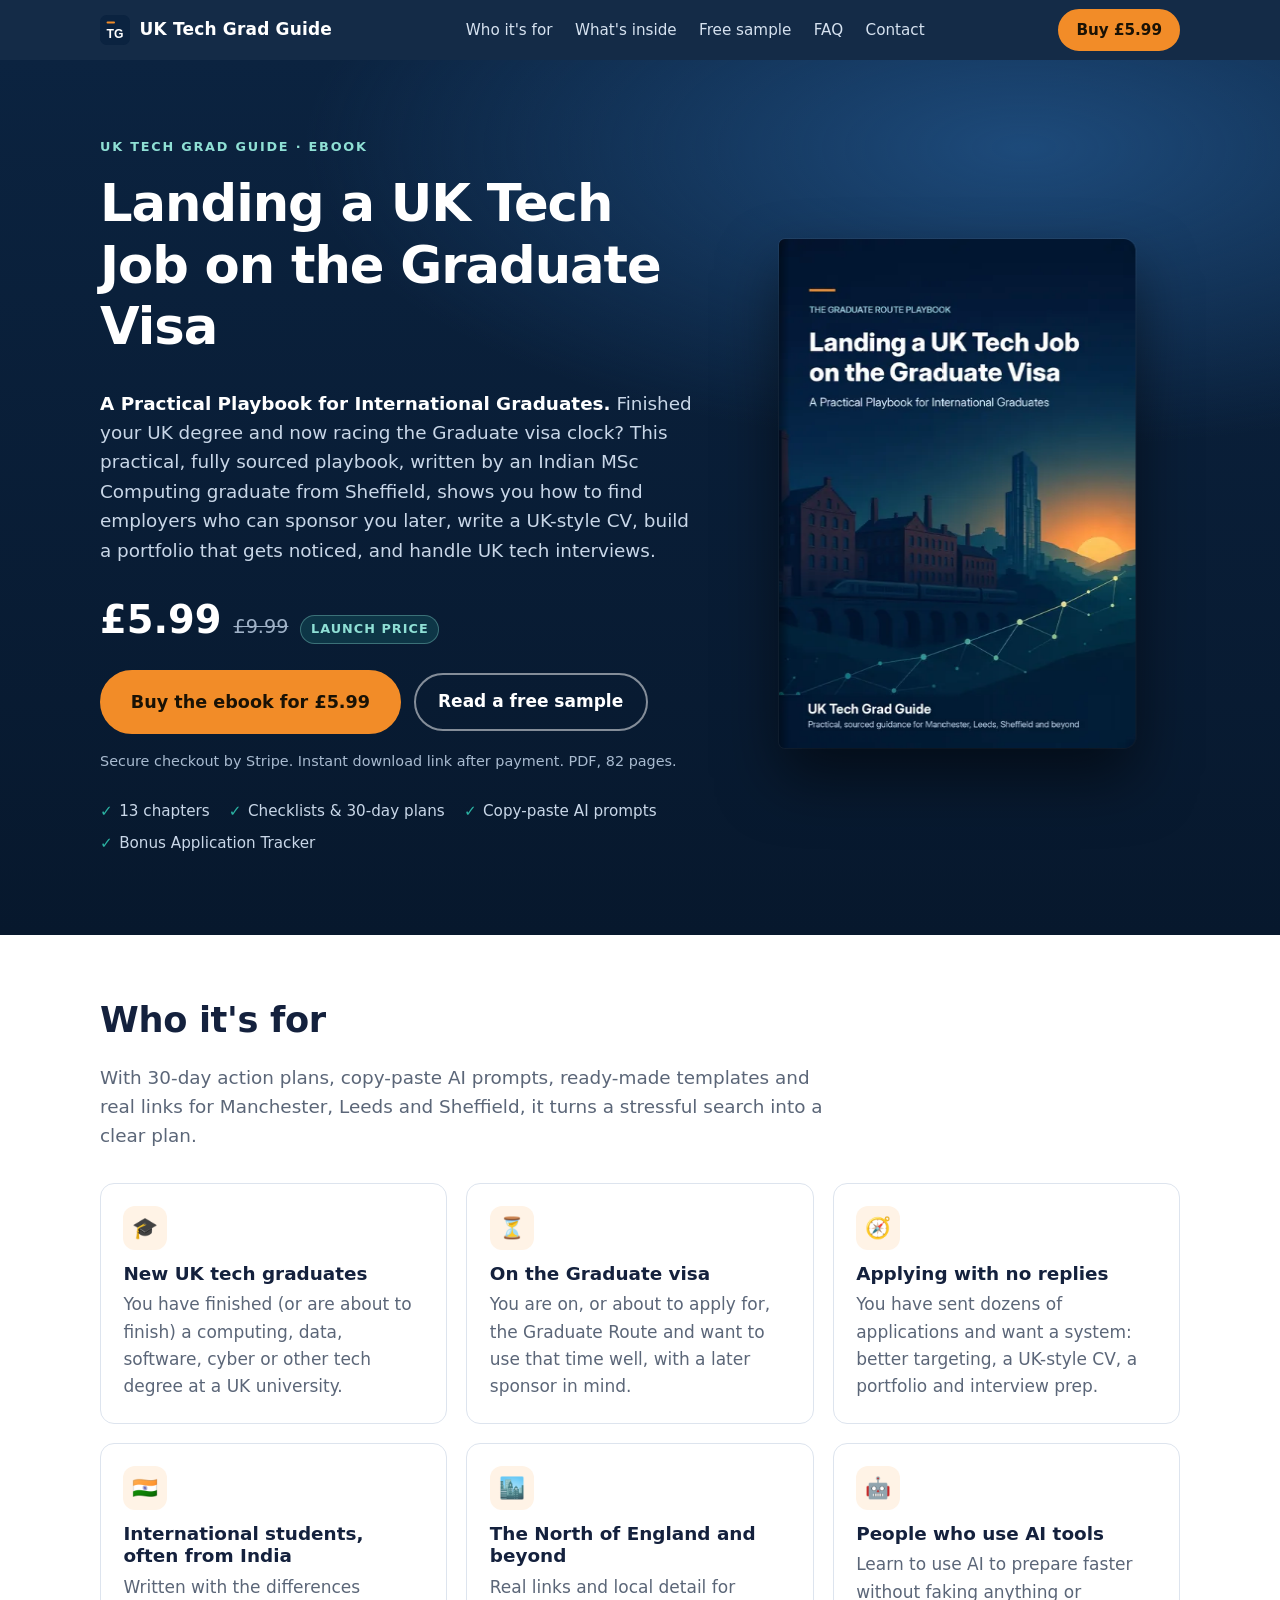
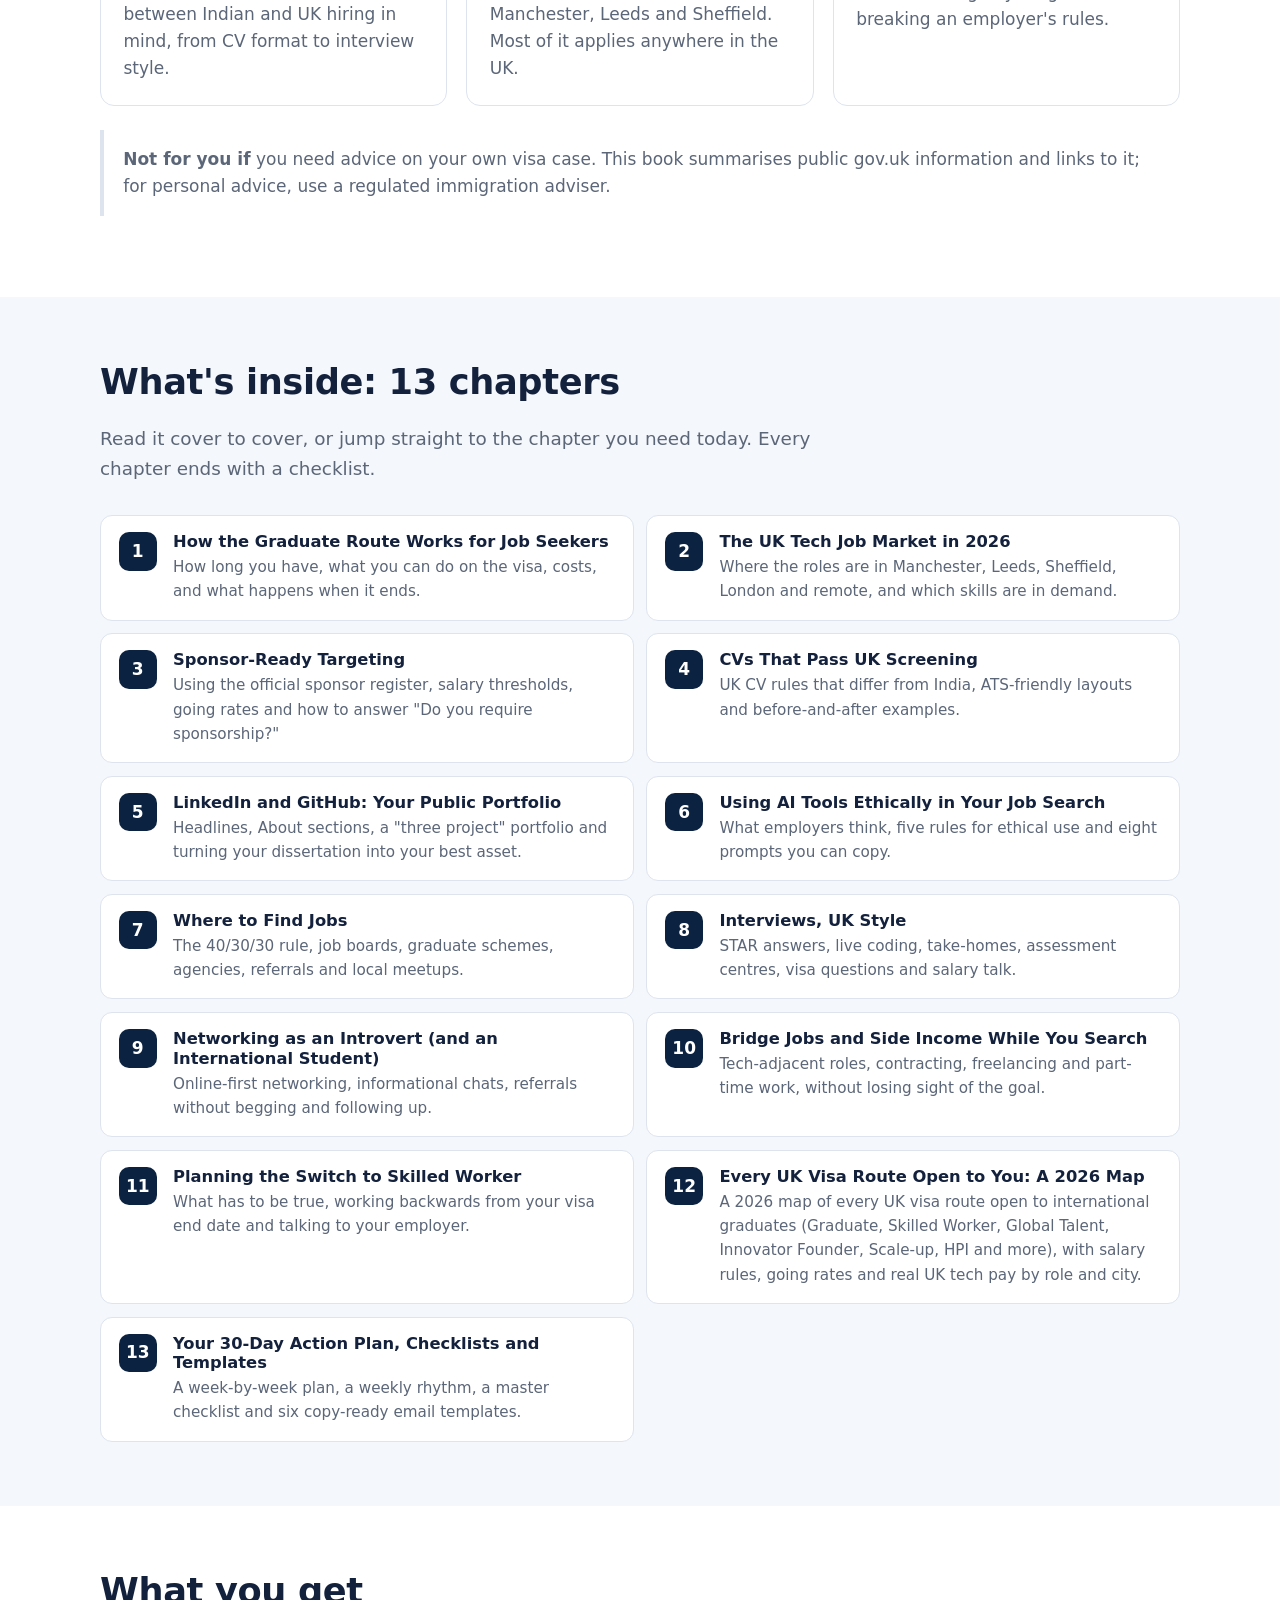
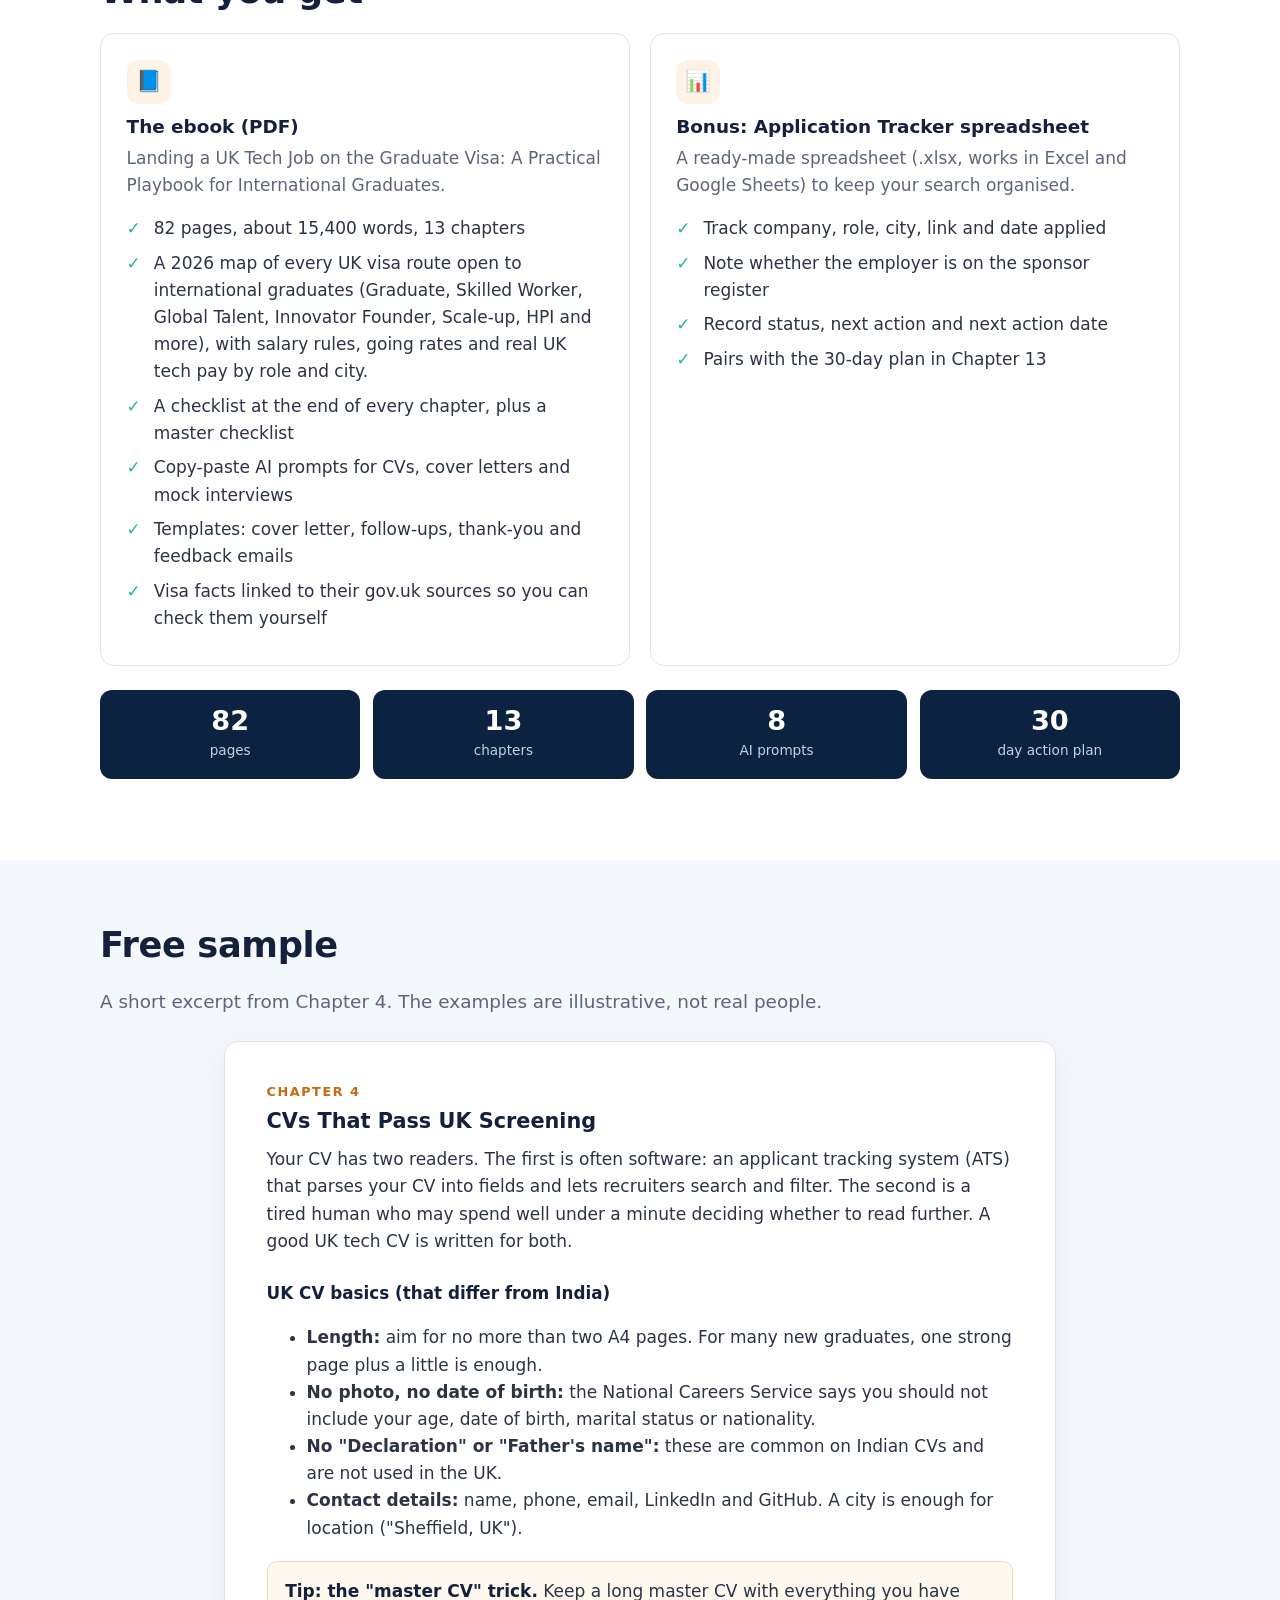
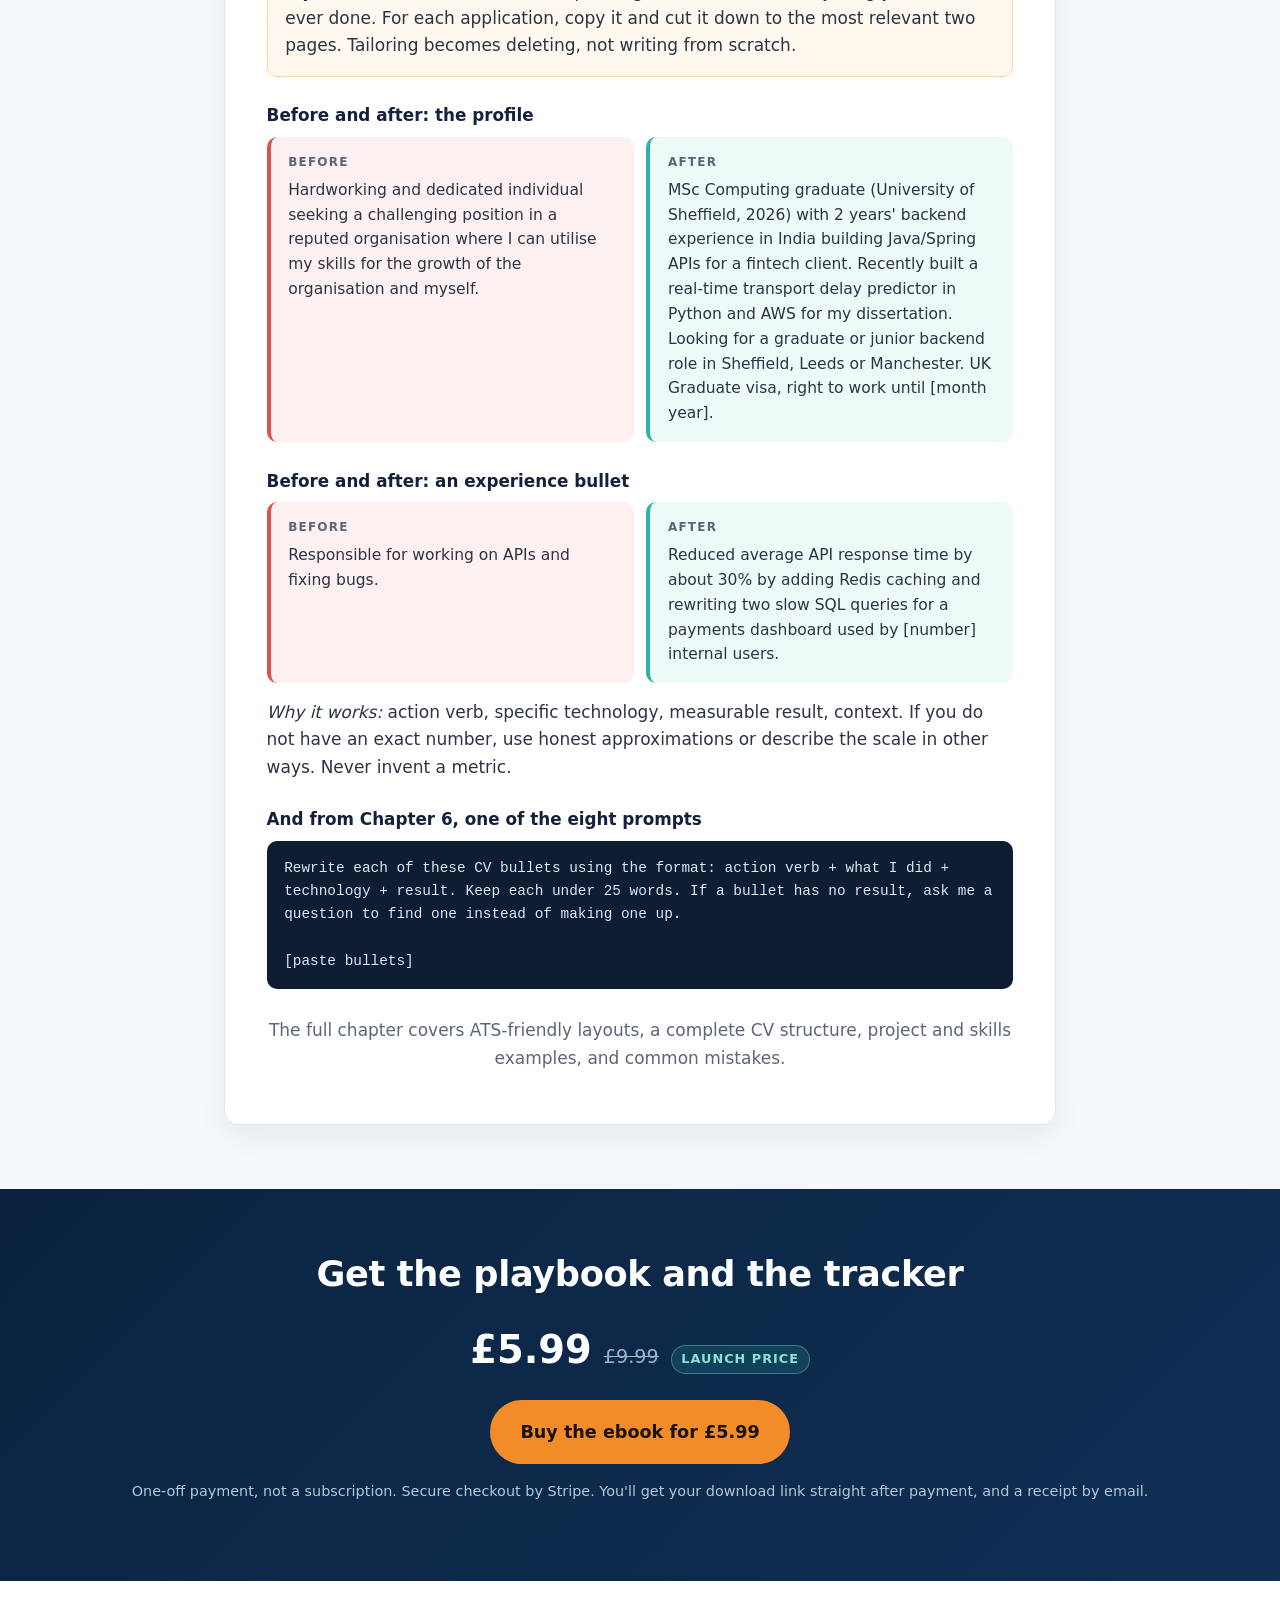
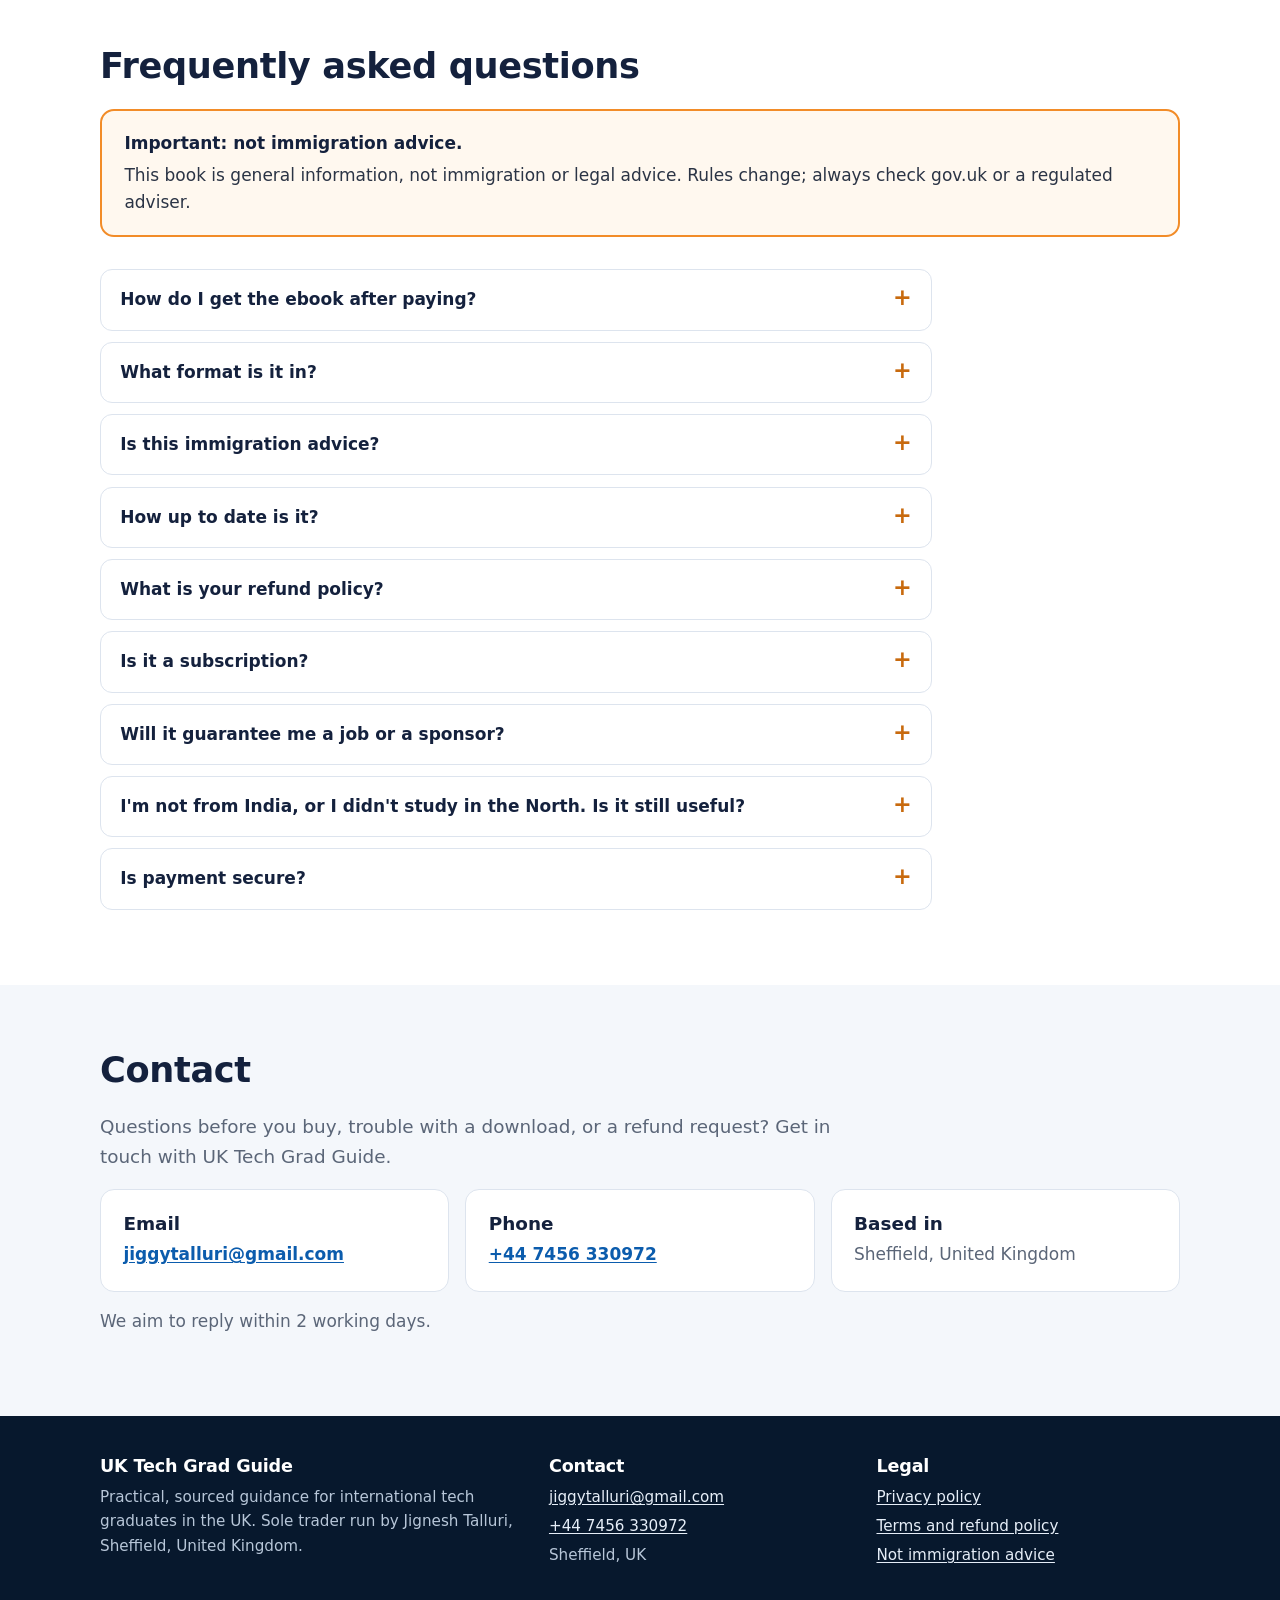
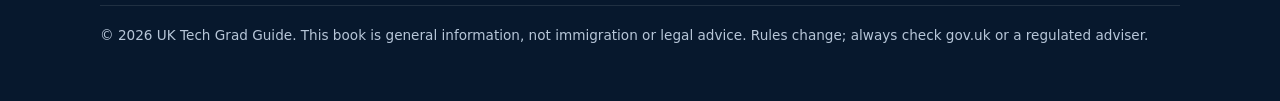
<file: index.html>
<!DOCTYPE html>
<html lang="en-GB">
<head>
<meta charset="utf-8">
<meta name="viewport" content="width=device-width, initial-scale=1">
<title>UK Tech Grad Guide: Graduate Visa Tech Job Ebook</title>
<meta name="description" content="UK Tech Grad Guide: a practical, fully sourced 82-page ebook for international graduates looking for a UK tech job on the Graduate visa. CVs, portfolios, sponsors, interviews and 30-day plans. £5.99 launch price.">
<meta name="theme-color" content="#0b2340">
<link rel="icon" href="assets/favicon.svg" type="image/svg+xml">
<link rel="stylesheet" href="assets/style.css">
<link rel="preload" as="image" href="assets/cover-800.webp" imagesrcset="assets/cover-480.webp 480w, assets/cover-800.webp 800w" imagesizes="(min-width: 900px) 360px, 70vw">
<meta property="og:type" content="product">
<meta property="og:site_name" content="UK Tech Grad Guide">
<meta property="og:title" content="Landing a UK Tech Job on the Graduate Visa | UK Tech Grad Guide">
<meta property="og:description" content="A practical, fully sourced playbook for international graduates on the UK Graduate visa. 82-page PDF + Application Tracker.">
<meta property="og:image" content="https://jiggytalluri-debug.github.io/uktechgradguide/assets/og-image.jpg">
<meta name="twitter:card" content="summary_large_image">
<script type="application/ld+json">
{"@context":"https://schema.org","@type":"Product","name":"Landing a UK Tech Job on the Graduate Visa: A Practical Playbook for International Graduates","description":"82-page PDF ebook with 13 chapters, checklists, AI prompts, templates and a bonus Application Tracker spreadsheet.","image":"assets/cover-800.jpg","brand":{"@type":"Brand","name":"UK Tech Grad Guide"},"offers":{"@type":"Offer","price":"5.99","priceCurrency":"GBP","availability":"https://schema.org/InStock","url":"https://buy.stripe.com/5kQ4gB0lZ8hfbin55F3wQ01","seller":{"@type":"Organization","name":"UK Tech Grad Guide"}}}
</script>
</head>
<body>
<a class="skip" href="#main">Skip to content</a>

<header class="site-header">
  <div class="wrap">
    <a class="brand" href="#top" aria-label="UK Tech Grad Guide, home">
      <img src="assets/favicon.svg" alt="" width="30" height="30">
      <span>UK Tech Grad Guide</span>
    </a>
    <nav class="nav" aria-label="Main">
      <a href="#who">Who it's for</a>
      <a href="#inside">What's inside</a>
      <a href="#sample">Free sample</a>
      <a href="#faq">FAQ</a>
      <a href="#contact">Contact</a>
    </nav>
    <a class="btn btn-sm" href="https://buy.stripe.com/5kQ4gB0lZ8hfbin55F3wQ01">Buy £5.99</a>
  </div>
</header>

<main id="main">
<section class="hero" id="top" aria-labelledby="hero-title">
  <div class="wrap hero-grid">
    <div>
      <span class="eyebrow">UK Tech Grad Guide · Ebook</span>
      <h1 id="hero-title">Landing a UK Tech Job on the Graduate Visa</h1>
      <p class="sub"><span class="brandline">A Practical Playbook for International Graduates.</span> Finished your UK degree and now racing the Graduate visa clock? This practical, fully sourced playbook, written by an Indian MSc Computing graduate from Sheffield, shows you how to find employers who can sponsor you later, write a UK-style CV, build a portfolio that gets noticed, and handle UK tech interviews.</p>
      <div class="price">
        <span class="visually-hidden">Launch price £5.99, usual price £9.99.</span>
        <span class="now" aria-hidden="true">£5.99</span>
        <s class="was" aria-hidden="true">£9.99</s>
        <span class="tag" aria-hidden="true">Launch price</span>
      </div>
      <div class="cta-row">
        <a class="btn btn-lg" href="https://buy.stripe.com/5kQ4gB0lZ8hfbin55F3wQ01">Buy the ebook for £5.99</a>
        <a class="btn btn-ghost" href="#sample">Read a free sample</a>
      </div>
      <p class="fine">Secure checkout by Stripe. Instant download link after payment. PDF, 82 pages.</p>
      <ul class="hero-facts">
        <li>13 chapters</li>
        <li>Checklists &amp; 30-day plans</li>
        <li>Copy-paste AI prompts</li>
        <li>Bonus Application Tracker</li>
      </ul>
    </div>
    <div class="cover">
      <picture>
        <source type="image/webp" srcset="assets/cover-480.webp 480w, assets/cover-800.webp 800w" sizes="(min-width: 900px) 360px, 70vw">
        <img src="assets/cover-800.jpg" srcset="assets/cover-480.jpg 480w, assets/cover-800.jpg 800w" sizes="(min-width: 900px) 360px, 70vw" width="800" height="1131" alt="Ebook cover: Landing a UK Tech Job on the Graduate Visa, A Practical Playbook for International Graduates, by UK Tech Grad Guide. Illustration of northern English mill buildings, a train on a viaduct and a modern tower at sunset." fetchpriority="high">
      </picture>
    </div>
  </div>
</section>

<section id="who" aria-labelledby="who-title">
  <div class="wrap">
    <h2 id="who-title">Who it's for</h2>
    <p class="lead">With 30-day action plans, copy-paste AI prompts, ready-made templates and real links for Manchester, Leeds and Sheffield, it turns a stressful search into a clear plan.</p>
    <div class="grid grid-3 mt-2">
      <div class="card"><div class="icon" aria-hidden="true">🎓</div><h3>New UK tech graduates</h3><p>You have finished (or are about to finish) a computing, data, software, cyber or other tech degree at a UK university.</p></div>
      <div class="card"><div class="icon" aria-hidden="true">⏳</div><h3>On the Graduate visa</h3><p>You are on, or about to apply for, the Graduate Route and want to use that time well, with a later sponsor in mind.</p></div>
      <div class="card"><div class="icon" aria-hidden="true">🧭</div><h3>Applying with no replies</h3><p>You have sent dozens of applications and want a system: better targeting, a UK-style CV, a portfolio and interview prep.</p></div>
      <div class="card"><div class="icon" aria-hidden="true">🇮🇳</div><h3>International students, often from India</h3><p>Written with the differences between Indian and UK hiring in mind, from CV format to interview style.</p></div>
      <div class="card"><div class="icon" aria-hidden="true">🏙️</div><h3>The North of England and beyond</h3><p>Real links and local detail for Manchester, Leeds and Sheffield. Most of it applies anywhere in the UK.</p></div>
      <div class="card"><div class="icon" aria-hidden="true">🤖</div><h3>People who use AI tools</h3><p>Learn to use AI to prepare faster without faking anything or breaking an employer's rules.</p></div>
    </div>
    <p class="notfor"><strong>Not for you if</strong> you need advice on your own visa case. This book summarises public gov.uk information and links to it; for personal advice, use a regulated immigration adviser.</p>
  </div>
</section>

<section id="inside" class="section-soft" aria-labelledby="inside-title">
  <div class="wrap">
    <h2 id="inside-title">What's inside: 13 chapters</h2>
    <p class="lead">Read it cover to cover, or jump straight to the chapter you need today. Every chapter ends with a checklist.</p>
    <ol class="chapters">
      <li><span class="num" aria-hidden="true">1</span><div><h3>How the Graduate Route Works for Job Seekers</h3><p>How long you have, what you can do on the visa, costs, and what happens when it ends.</p></div></li>
      <li><span class="num" aria-hidden="true">2</span><div><h3>The UK Tech Job Market in 2026</h3><p>Where the roles are in Manchester, Leeds, Sheffield, London and remote, and which skills are in demand.</p></div></li>
      <li><span class="num" aria-hidden="true">3</span><div><h3>Sponsor-Ready Targeting</h3><p>Using the official sponsor register, salary thresholds, going rates and how to answer "Do you require sponsorship?"</p></div></li>
      <li><span class="num" aria-hidden="true">4</span><div><h3>CVs That Pass UK Screening</h3><p>UK CV rules that differ from India, ATS-friendly layouts and before-and-after examples.</p></div></li>
      <li><span class="num" aria-hidden="true">5</span><div><h3>LinkedIn and GitHub: Your Public Portfolio</h3><p>Headlines, About sections, a "three project" portfolio and turning your dissertation into your best asset.</p></div></li>
      <li><span class="num" aria-hidden="true">6</span><div><h3>Using AI Tools Ethically in Your Job Search</h3><p>What employers think, five rules for ethical use and eight prompts you can copy.</p></div></li>
      <li><span class="num" aria-hidden="true">7</span><div><h3>Where to Find Jobs</h3><p>The 40/30/30 rule, job boards, graduate schemes, agencies, referrals and local meetups.</p></div></li>
      <li><span class="num" aria-hidden="true">8</span><div><h3>Interviews, UK Style</h3><p>STAR answers, live coding, take-homes, assessment centres, visa questions and salary talk.</p></div></li>
      <li><span class="num" aria-hidden="true">9</span><div><h3>Networking as an Introvert (and an International Student)</h3><p>Online-first networking, informational chats, referrals without begging and following up.</p></div></li>
      <li><span class="num" aria-hidden="true">10</span><div><h3>Bridge Jobs and Side Income While You Search</h3><p>Tech-adjacent roles, contracting, freelancing and part-time work, without losing sight of the goal.</p></div></li>
      <li><span class="num" aria-hidden="true">11</span><div><h3>Planning the Switch to Skilled Worker</h3><p>What has to be true, working backwards from your visa end date and talking to your employer.</p></div></li>
      <li><span class="num" aria-hidden="true">12</span><div><h3>Every UK Visa Route Open to You: A 2026 Map</h3><p>A 2026 map of every UK visa route open to international graduates (Graduate, Skilled Worker, Global Talent, Innovator Founder, Scale-up, HPI and more), with salary rules, going rates and real UK tech pay by role and city.</p></div></li>
      <li><span class="num" aria-hidden="true">13</span><div><h3>Your 30-Day Action Plan, Checklists and Templates</h3><p>A week-by-week plan, a weekly rhythm, a master checklist and six copy-ready email templates.</p></div></li>
    </ol>
  </div>
</section>

<section id="get" aria-labelledby="get-title">
  <div class="wrap">
    <h2 id="get-title">What you get</h2>
    <div class="get">
      <div class="card">
        <div class="icon" aria-hidden="true">📘</div>
        <h3>The ebook (PDF)</h3>
        <p>Landing a UK Tech Job on the Graduate Visa: A Practical Playbook for International Graduates.</p>
        <ul class="checks">
          <li>82 pages, about 15,400 words, 13 chapters</li>
          <li>A 2026 map of every UK visa route open to international graduates (Graduate, Skilled Worker, Global Talent, Innovator Founder, Scale-up, HPI and more), with salary rules, going rates and real UK tech pay by role and city.</li>
          <li>A checklist at the end of every chapter, plus a master checklist</li>
          <li>Copy-paste AI prompts for CVs, cover letters and mock interviews</li>
          <li>Templates: cover letter, follow-ups, thank-you and feedback emails</li>
          <li>Visa facts linked to their gov.uk sources so you can check them yourself</li>
        </ul>
      </div>
      <div class="card">
        <div class="icon" aria-hidden="true">📊</div>
        <h3>Bonus: Application Tracker spreadsheet</h3>
        <p>A ready-made spreadsheet (.xlsx, works in Excel and Google Sheets) to keep your search organised.</p>
        <ul class="checks">
          <li>Track company, role, city, link and date applied</li>
          <li>Note whether the employer is on the sponsor register</li>
          <li>Record status, next action and next action date</li>
          <li>Pairs with the 30-day plan in Chapter 13</li>
        </ul>
      </div>
    </div>
    <ul class="stats">
      <li class="stat"><b>82</b><span>pages</span></li>
      <li class="stat"><b>13</b><span>chapters</span></li>
      <li class="stat"><b>8</b><span>AI prompts</span></li>
      <li class="stat"><b>30</b><span>day action plan</span></li>
    </ul>
  </div>
</section>

<section id="sample" class="section-soft" aria-labelledby="sample-title">
  <div class="wrap">
    <h2 id="sample-title">Free sample</h2>
    <p class="lead">A short excerpt from Chapter 4. The examples are illustrative, not real people.</p>
    <article class="sample">
      <span class="chap">Chapter 4</span>
      <h3>CVs That Pass UK Screening</h3>
      <p>Your CV has two readers. The first is often software: an applicant tracking system (ATS) that parses your CV into fields and lets recruiters search and filter. The second is a tired human who may spend well under a minute deciding whether to read further. A good UK tech CV is written for both.</p>
      <h4>UK CV basics (that differ from India)</h4>
      <ul>
        <li><strong>Length:</strong> aim for no more than two A4 pages. For many new graduates, one strong page plus a little is enough.</li>
        <li><strong>No photo, no date of birth:</strong> the National Careers Service says you should not include your age, date of birth, marital status or nationality.</li>
        <li><strong>No "Declaration" or "Father's name":</strong> these are common on Indian CVs and are not used in the UK.</li>
        <li><strong>Contact details:</strong> name, phone, email, LinkedIn and GitHub. A city is enough for location ("Sheffield, UK").</li>
      </ul>
      <div class="callout"><strong>Tip: the "master CV" trick.</strong> Keep a long master CV with everything you have ever done. For each application, copy it and cut it down to the most relevant two pages. Tailoring becomes deleting, not writing from scratch.</div>
      <h4>Before and after: the profile</h4>
      <div class="ba">
        <blockquote class="before"><span class="lbl">Before</span>Hardworking and dedicated individual seeking a challenging position in a reputed organisation where I can utilise my skills for the growth of the organisation and myself.</blockquote>
        <blockquote class="after"><span class="lbl">After</span>MSc Computing graduate (University of Sheffield, 2026) with 2 years' backend experience in India building Java/Spring APIs for a fintech client. Recently built a real-time transport delay predictor in Python and AWS for my dissertation. Looking for a graduate or junior backend role in Sheffield, Leeds or Manchester. UK Graduate visa, right to work until [month year].</blockquote>
      </div>
      <h4>Before and after: an experience bullet</h4>
      <div class="ba">
        <blockquote class="before"><span class="lbl">Before</span>Responsible for working on APIs and fixing bugs.</blockquote>
        <blockquote class="after"><span class="lbl">After</span>Reduced average API response time by about 30% by adding Redis caching and rewriting two slow SQL queries for a payments dashboard used by [number] internal users.</blockquote>
      </div>
      <p class="mt-1"><em>Why it works:</em> action verb, specific technology, measurable result, context. If you do not have an exact number, use honest approximations or describe the scale in other ways. Never invent a metric.</p>
      <h4>And from Chapter 6, one of the eight prompts</h4>
      <div class="prompt">Rewrite each of these CV bullets using the format: action verb + what I did + technology + result. Keep each under 25 words. If a bullet has no result, ask me a question to find one instead of making one up.

[paste bullets]</div>
      <p class="sample-end">The full chapter covers ATS-friendly layouts, a complete CV structure, project and skills examples, and common mistakes.</p>
    </article>
  </div>
</section>

<section class="buy-band" aria-labelledby="buy-title">
  <div class="wrap">
    <h2 id="buy-title">Get the playbook and the tracker</h2>
    <div class="price">
        <span class="visually-hidden">Launch price £5.99, usual price £9.99.</span>
      <span class="now" aria-hidden="true">£5.99</span>
      <s class="was" aria-hidden="true">£9.99</s>
      <span class="tag" aria-hidden="true">Launch price</span>
    </div>
    <a class="btn btn-lg" href="https://buy.stripe.com/5kQ4gB0lZ8hfbin55F3wQ01">Buy the ebook for £5.99</a>
    <p class="fine">One-off payment, not a subscription. Secure checkout by Stripe. You'll get your download link straight after payment, and a receipt by email.</p>
  </div>
</section>

<section id="faq" aria-labelledby="faq-title">
  <div class="wrap">
    <h2 id="faq-title">Frequently asked questions</h2>
    <div class="disclaimer">
      <strong>Important: not immigration advice.</strong>
      <p>This book is general information, not immigration or legal advice. Rules change; always check gov.uk or a regulated adviser.</p>
    </div>
    <div class="faq">
      <details>
        <summary>How do I get the ebook after paying?</summary>
        <div class="ans"><p>Straight after payment you're taken to a thank-you page with your download link for the PDF and the Application Tracker. Stripe also emails you a receipt. Save the files once downloaded. If you lose the link or anything goes wrong, email us with your receipt and we'll send it again.</p></div>
      </details>
      <details>
        <summary>What format is it in?</summary>
        <div class="ans"><p>The ebook is an 82-page PDF that works on phones, tablets, laptops and e-readers that open PDFs. The bonus tracker is an .xlsx spreadsheet that opens in Excel, Google Sheets, Numbers or LibreOffice.</p></div>
      </details>
      <details>
        <summary>Is this immigration advice?</summary>
        <div class="ans"><p>No. This book is general information, not immigration or legal advice. Rules change; always check gov.uk or a regulated adviser. In the UK only regulated advisers can advise on your individual case; you can find one at <a href="https://www.gov.uk/find-an-immigration-adviser">gov.uk/find-an-immigration-adviser</a>.</p></div>
      </details>
      <details>
        <summary>How up to date is it?</summary>
        <div class="ans"><p>Visa figures such as salary thresholds, fees and visa lengths were checked against gov.uk in October 2026, and each one links to its source. Rules can change at short notice, so always check the linked page before you act.</p></div>
      </details>
      <details>
        <summary>What is your refund policy?</summary>
        <div class="ans"><p>If the file is faulty, won't open or isn't as described, we'll fix it or give you a full refund. We also offer a 14-day money-back guarantee: if you're not happy, email us within 14 days of purchase and we'll refund you in full. Full details are in our <a href="terms.html#refunds">Terms and refund policy</a>.</p></div>
      </details>
      <details>
        <summary>Is it a subscription?</summary>
        <div class="ans"><p>No. It's a single one-off payment. There are no recurring charges.</p></div>
      </details>
      <details>
        <summary>Will it guarantee me a job or a sponsor?</summary>
        <div class="ans"><p>No book can do that. It gives you a clear, sourced plan and tools to make your search more effective; the results depend on your skills, the market and the effort you put in.</p></div>
      </details>
      <details>
        <summary>I'm not from India, or I didn't study in the North. Is it still useful?</summary>
        <div class="ans"><p>Yes. Most of the book applies to any international tech graduate in the UK. The local links focus on Manchester, Leeds and Sheffield, but the method works anywhere.</p></div>
      </details>
      <details>
        <summary>Is payment secure?</summary>
        <div class="ans"><p>Payments are processed by Stripe. We never see or store your card details. You can pay by card and, where available, Apple Pay or Google Pay.</p></div>
      </details>
    </div>
  </div>
</section>

<section id="contact" class="section-soft" aria-labelledby="contact-title">
  <div class="wrap">
    <h2 id="contact-title">Contact</h2>
    <p class="lead">Questions before you buy, trouble with a download, or a refund request? Get in touch with UK Tech Grad Guide.</p>
    <div class="contact-grid">
      <div class="card"><h3>Email</h3><p><a href="mailto:jiggytalluri@gmail.com">jiggytalluri@gmail.com</a></p></div>
      <div class="card"><h3>Phone</h3><p><a href="tel:+447456330972">+44&nbsp;7456&nbsp;330972</a></p></div>
      <div class="card"><h3>Based in</h3><p>Sheffield, United Kingdom</p></div>
    </div>
    <p class="mt-1 muted">We aim to reply within 2 working days.</p>
  </div>
</section>
</main>

<footer class="site-footer">
  <div class="wrap">
    <div class="foot-grid">
      <div>
        <h2>UK Tech Grad Guide</h2>
        <p>Practical, sourced guidance for international tech graduates in the UK. Sole trader run by Jignesh Talluri, Sheffield, United Kingdom.</p>
      </div>
      <div>
        <h2>Contact</h2>
        <ul>
          <li><a href="mailto:jiggytalluri@gmail.com">jiggytalluri@gmail.com</a></li>
          <li><a href="tel:+447456330972">+44&nbsp;7456&nbsp;330972</a></li>
          <li>Sheffield, UK</li>
        </ul>
      </div>
      <div>
        <h2>Legal</h2>
        <ul>
          <li><a href="privacy.html">Privacy policy</a></li>
          <li><a href="terms.html">Terms and refund policy</a></li>
          <li><a href="#faq">Not immigration advice</a></li>
        </ul>
      </div>
    </div>
    <p class="copyright">© <span id="yr">2026</span> UK Tech Grad Guide. This book is general information, not immigration or legal advice. Rules change; always check gov.uk or a regulated adviser.</p>
  </div>
</footer>

<div class="mobile-buy" id="mobileBuy" aria-hidden="true">
  <span class="p">£5.99<s>£9.99</s></span>
  <a class="btn btn-sm" href="https://buy.stripe.com/5kQ4gB0lZ8hfbin55F3wQ01" tabindex="-1">Buy the ebook</a>
</div>

<script src="assets/site.js" defer></script>
</body>
</html>
</file>
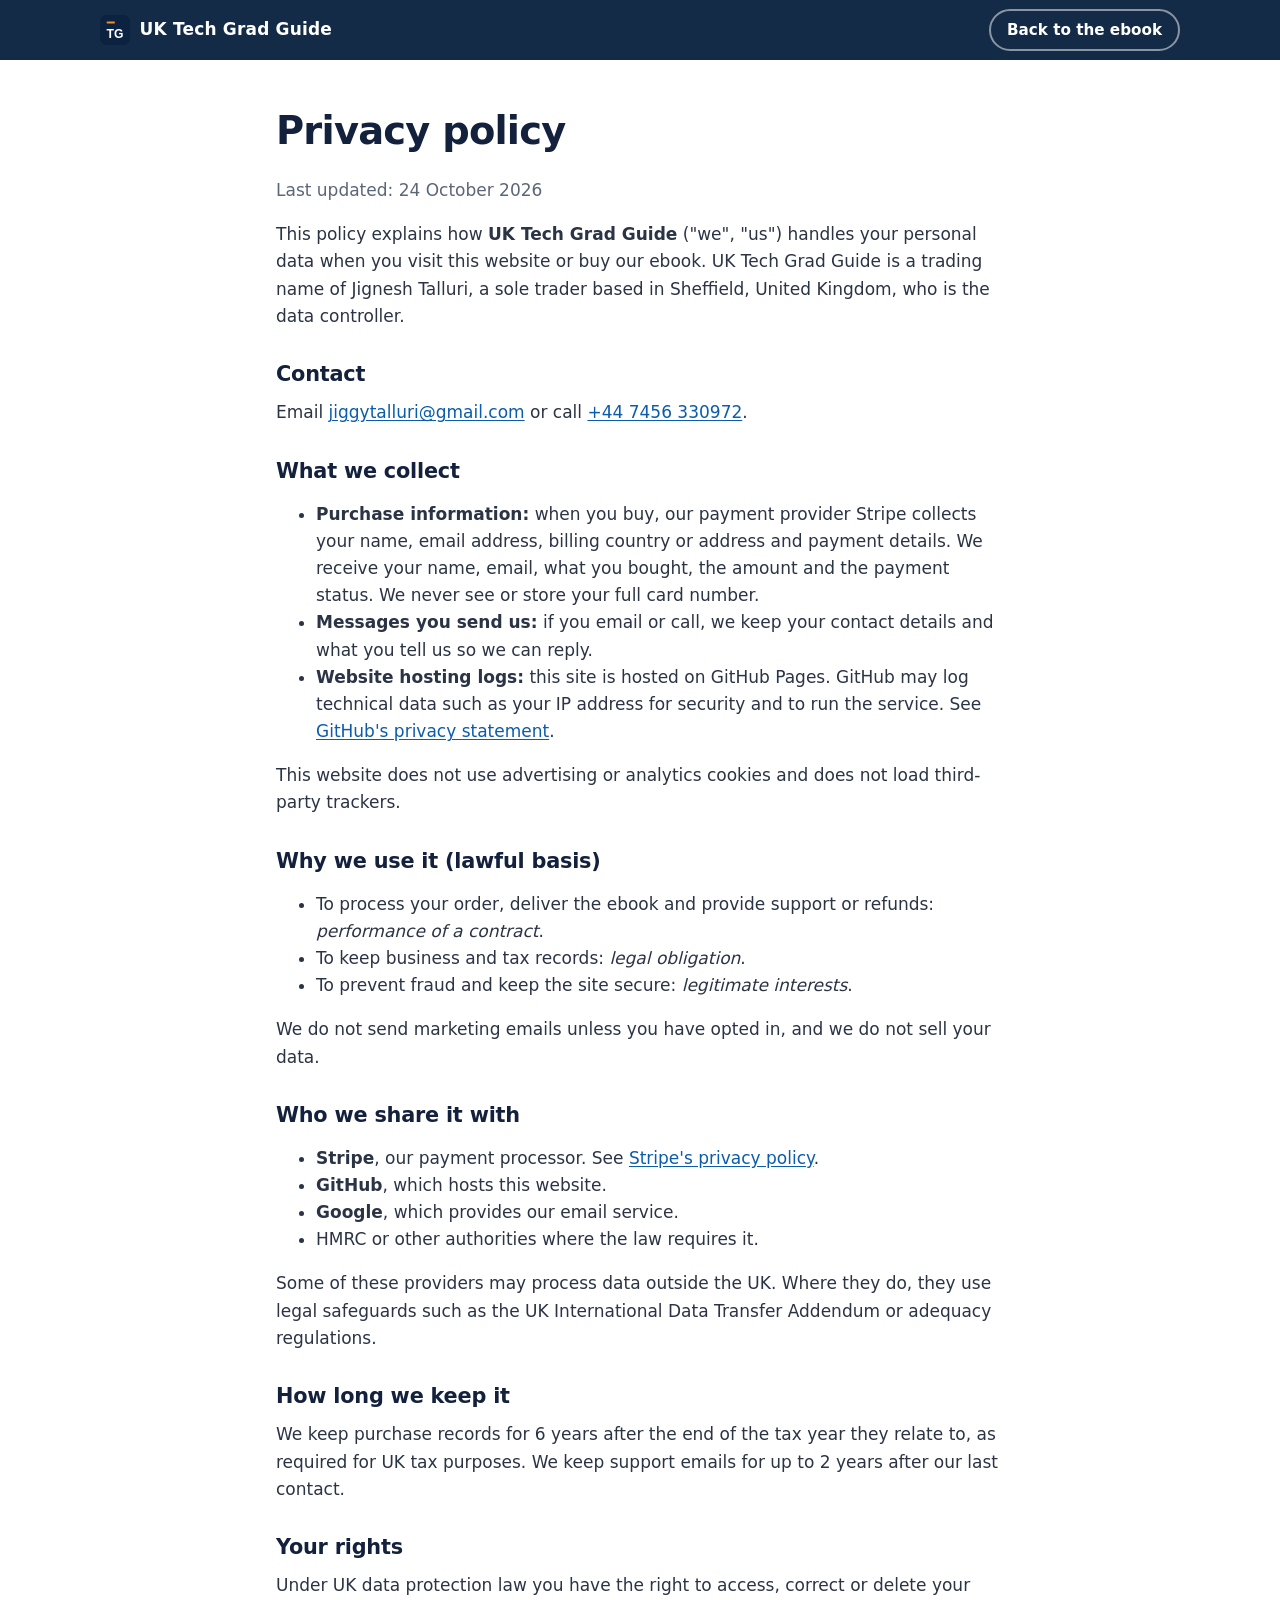
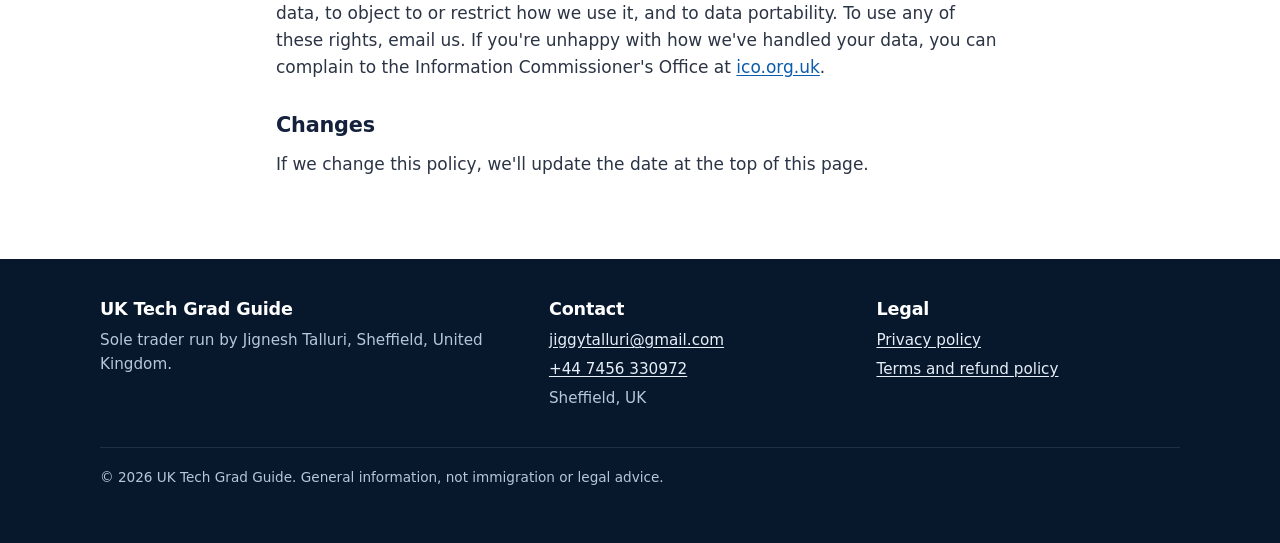
<file: privacy.html>
<!DOCTYPE html>
<html lang="en-GB">
<head>
<meta charset="utf-8">
<meta name="viewport" content="width=device-width, initial-scale=1">
<title>Privacy policy | UK Tech Grad Guide</title>
<meta name="description" content="How UK Tech Grad Guide collects and uses personal data.">
<meta name="theme-color" content="#0b2340">
<link rel="icon" href="assets/favicon.svg" type="image/svg+xml">
<link rel="stylesheet" href="assets/style.css">
</head>
<body>
<a class="skip" href="#main">Skip to content</a>
<header class="site-header">
  <div class="wrap">
    <a class="brand" href="index.html" aria-label="UK Tech Grad Guide, home">
      <img src="assets/favicon.svg" alt="" width="30" height="30">
      <span>UK Tech Grad Guide</span>
    </a>
    <a class="btn btn-sm btn-ghost" href="index.html">Back to the ebook</a>
  </div>
</header>
<main id="main" class="legal">
  <div class="wrap">
    <h1>Privacy policy</h1>
    <p class="updated">Last updated: 24 October 2026</p>
    <p>This policy explains how <strong>UK Tech Grad Guide</strong> ("we", "us") handles your personal data when you visit this website or buy our ebook. UK Tech Grad Guide is a trading name of Jignesh Talluri, a sole trader based in Sheffield, United Kingdom, who is the data controller.</p>

    <h2>Contact</h2>
    <p>Email <a href="mailto:jiggytalluri@gmail.com">jiggytalluri@gmail.com</a> or call <a href="tel:+447456330972">+44&nbsp;7456&nbsp;330972</a>.</p>

    <h2>What we collect</h2>
    <ul>
      <li><strong>Purchase information:</strong> when you buy, our payment provider Stripe collects your name, email address, billing country or address and payment details. We receive your name, email, what you bought, the amount and the payment status. We never see or store your full card number.</li>
      <li><strong>Messages you send us:</strong> if you email or call, we keep your contact details and what you tell us so we can reply.</li>
      <li><strong>Website hosting logs:</strong> this site is hosted on GitHub Pages. GitHub may log technical data such as your IP address for security and to run the service. See <a href="https://docs.github.com/en/site-policy/privacy-policies/github-general-privacy-statement">GitHub's privacy statement</a>.</li>
    </ul>
    <p>This website does not use advertising or analytics cookies and does not load third-party trackers.</p>

    <h2>Why we use it (lawful basis)</h2>
    <ul>
      <li>To process your order, deliver the ebook and provide support or refunds: <em>performance of a contract</em>.</li>
      <li>To keep business and tax records: <em>legal obligation</em>.</li>
      <li>To prevent fraud and keep the site secure: <em>legitimate interests</em>.</li>
    </ul>
    <p>We do not send marketing emails unless you have opted in, and we do not sell your data.</p>

    <h2>Who we share it with</h2>
    <ul>
      <li><strong>Stripe</strong>, our payment processor. See <a href="https://stripe.com/gb/privacy">Stripe's privacy policy</a>.</li>
      <li><strong>GitHub</strong>, which hosts this website.</li>
      <li><strong>Google</strong>, which provides our email service.</li>
      <li>HMRC or other authorities where the law requires it.</li>
    </ul>
    <p>Some of these providers may process data outside the UK. Where they do, they use legal safeguards such as the UK International Data Transfer Addendum or adequacy regulations.</p>

    <h2>How long we keep it</h2>
    <p>We keep purchase records for 6 years after the end of the tax year they relate to, as required for UK tax purposes. We keep support emails for up to 2 years after our last contact.</p>

    <h2>Your rights</h2>
    <p>Under UK data protection law you have the right to access, correct or delete your data, to object to or restrict how we use it, and to data portability. To use any of these rights, email us. If you're unhappy with how we've handled your data, you can complain to the Information Commissioner's Office at <a href="https://ico.org.uk/make-a-complaint/">ico.org.uk</a>.</p>

    <h2>Changes</h2>
    <p>If we change this policy, we'll update the date at the top of this page.</p>
  </div>
</main>
<footer class="site-footer">
  <div class="wrap">
    <div class="foot-grid">
      <div>
        <h2>UK Tech Grad Guide</h2>
        <p>Sole trader run by Jignesh Talluri, Sheffield, United Kingdom.</p>
      </div>
      <div>
        <h2>Contact</h2>
        <ul>
          <li><a href="mailto:jiggytalluri@gmail.com">jiggytalluri@gmail.com</a></li>
          <li><a href="tel:+447456330972">+44&nbsp;7456&nbsp;330972</a></li>
          <li>Sheffield, UK</li>
        </ul>
      </div>
      <div>
        <h2>Legal</h2>
        <ul>
          <li><a href="privacy.html">Privacy policy</a></li>
          <li><a href="terms.html">Terms and refund policy</a></li>
        </ul>
      </div>
    </div>
    <p class="copyright">© 2026 UK Tech Grad Guide. General information, not immigration or legal advice.</p>
  </div>
</footer>
</body>
</html>
</file>
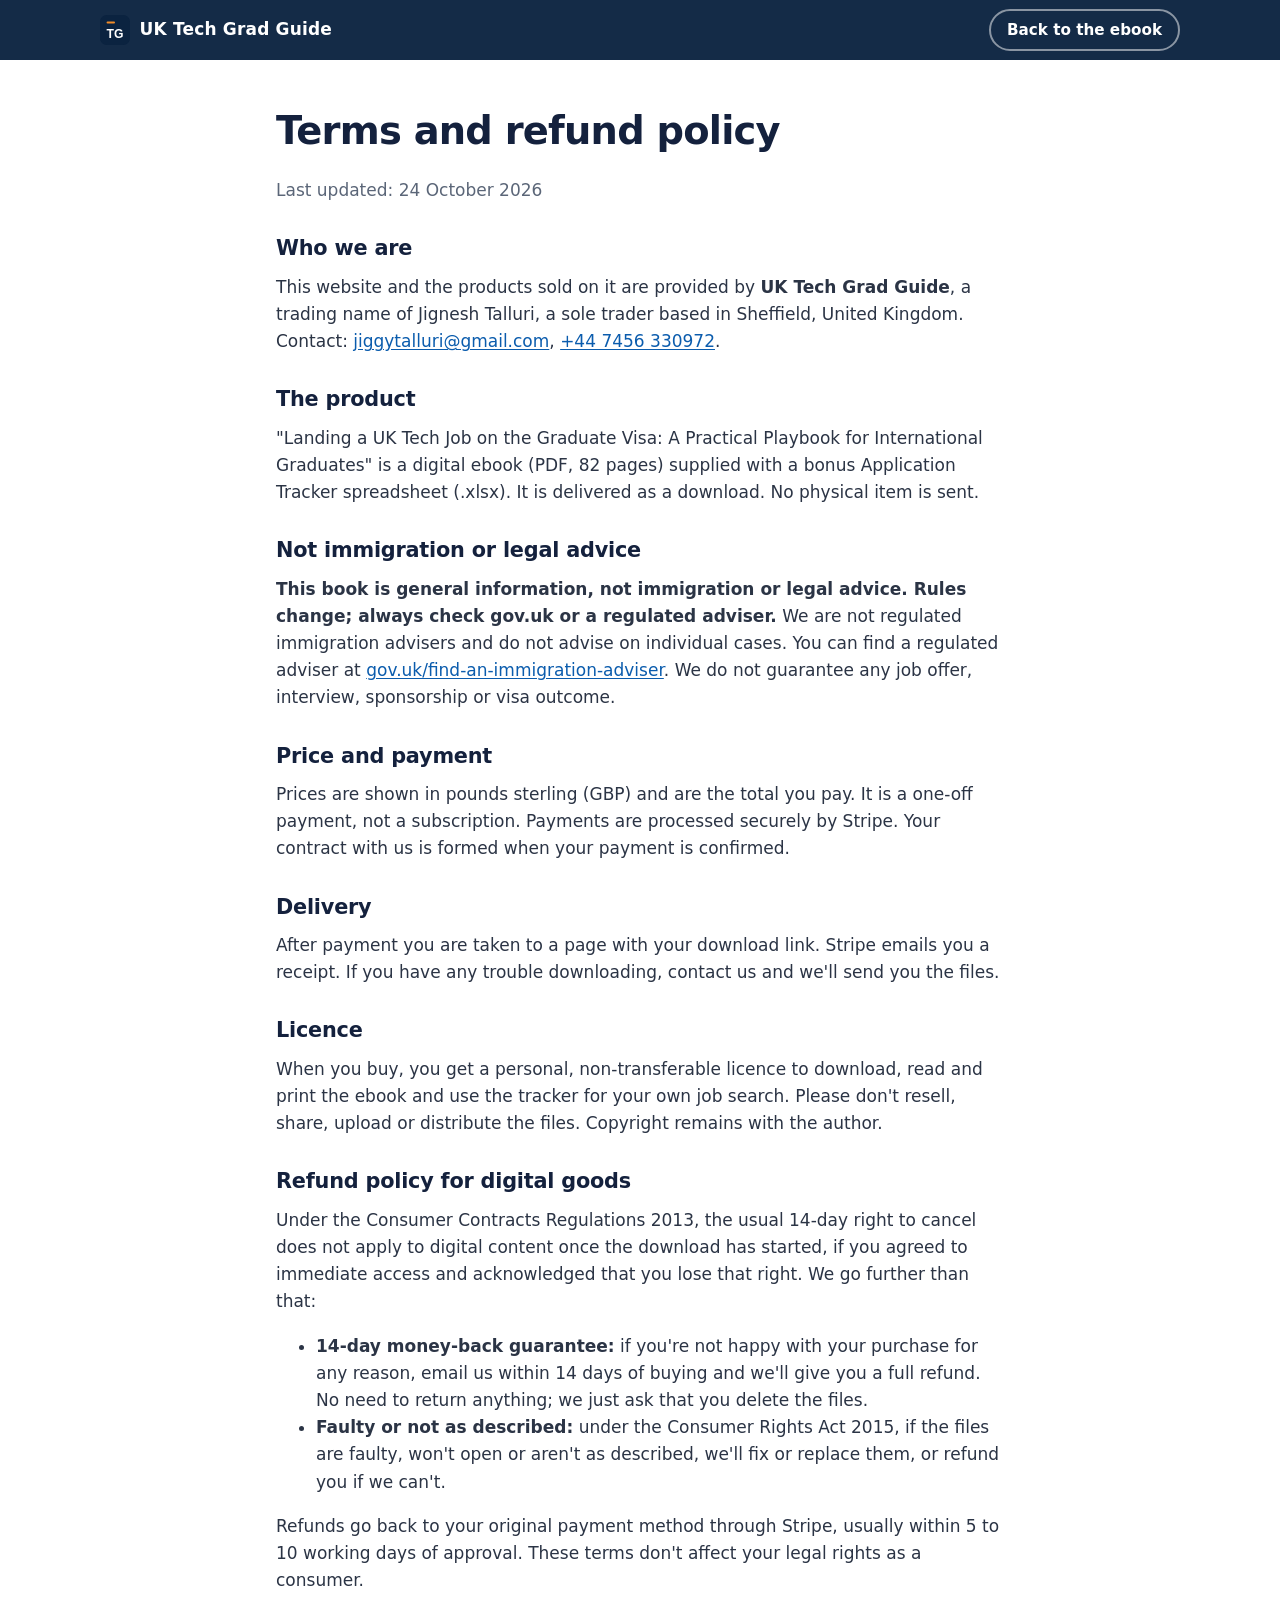
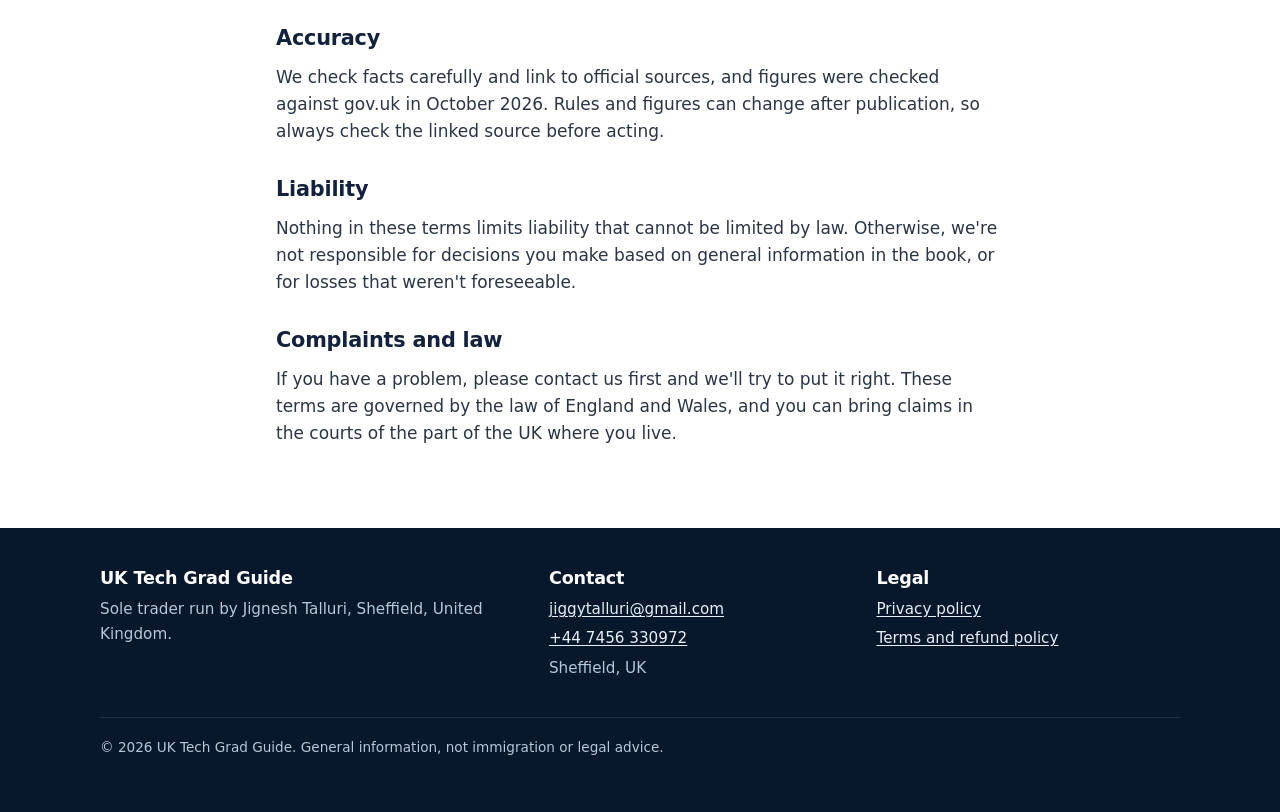
<file: terms.html>
<!DOCTYPE html>
<html lang="en-GB">
<head>
<meta charset="utf-8">
<meta name="viewport" content="width=device-width, initial-scale=1">
<title>Terms and refund policy | UK Tech Grad Guide</title>
<meta name="description" content="Terms of sale and refund policy for UK Tech Grad Guide digital products.">
<meta name="theme-color" content="#0b2340">
<link rel="icon" href="assets/favicon.svg" type="image/svg+xml">
<link rel="stylesheet" href="assets/style.css">
</head>
<body>
<a class="skip" href="#main">Skip to content</a>
<header class="site-header">
  <div class="wrap">
    <a class="brand" href="index.html" aria-label="UK Tech Grad Guide, home">
      <img src="assets/favicon.svg" alt="" width="30" height="30">
      <span>UK Tech Grad Guide</span>
    </a>
    <a class="btn btn-sm btn-ghost" href="index.html">Back to the ebook</a>
  </div>
</header>
<main id="main" class="legal">
  <div class="wrap">
    <h1>Terms and refund policy</h1>
    <p class="updated">Last updated: 24 October 2026</p>

    <h2>Who we are</h2>
    <p>This website and the products sold on it are provided by <strong>UK Tech Grad Guide</strong>, a trading name of Jignesh Talluri, a sole trader based in Sheffield, United Kingdom. Contact: <a href="mailto:jiggytalluri@gmail.com">jiggytalluri@gmail.com</a>, <a href="tel:+447456330972">+44&nbsp;7456&nbsp;330972</a>.</p>

    <h2>The product</h2>
    <p>"Landing a UK Tech Job on the Graduate Visa: A Practical Playbook for International Graduates" is a digital ebook (PDF, 82 pages) supplied with a bonus Application Tracker spreadsheet (.xlsx). It is delivered as a download. No physical item is sent.</p>

    <h2>Not immigration or legal advice</h2>
    <p><strong>This book is general information, not immigration or legal advice. Rules change; always check gov.uk or a regulated adviser.</strong> We are not regulated immigration advisers and do not advise on individual cases. You can find a regulated adviser at <a href="https://www.gov.uk/find-an-immigration-adviser">gov.uk/find-an-immigration-adviser</a>. We do not guarantee any job offer, interview, sponsorship or visa outcome.</p>

    <h2>Price and payment</h2>
    <p>Prices are shown in pounds sterling (GBP) and are the total you pay. It is a one-off payment, not a subscription. Payments are processed securely by Stripe. Your contract with us is formed when your payment is confirmed.</p>

    <h2>Delivery</h2>
    <p>After payment you are taken to a page with your download link. Stripe emails you a receipt. If you have any trouble downloading, contact us and we'll send you the files.</p>

    <h2>Licence</h2>
    <p>When you buy, you get a personal, non-transferable licence to download, read and print the ebook and use the tracker for your own job search. Please don't resell, share, upload or distribute the files. Copyright remains with the author.</p>

    <h2 id="refunds">Refund policy for digital goods</h2>
    <p>Under the Consumer Contracts Regulations 2013, the usual 14-day right to cancel does not apply to digital content once the download has started, if you agreed to immediate access and acknowledged that you lose that right. We go further than that:</p>
    <ul>
      <li><strong>14-day money-back guarantee:</strong> if you're not happy with your purchase for any reason, email us within 14 days of buying and we'll give you a full refund. No need to return anything; we just ask that you delete the files.</li>
      <li><strong>Faulty or not as described:</strong> under the Consumer Rights Act 2015, if the files are faulty, won't open or aren't as described, we'll fix or replace them, or refund you if we can't.</li>
    </ul>
    <p>Refunds go back to your original payment method through Stripe, usually within 5 to 10 working days of approval. These terms don't affect your legal rights as a consumer.</p>

    <h2>Accuracy</h2>
    <p>We check facts carefully and link to official sources, and figures were checked against gov.uk in October 2026. Rules and figures can change after publication, so always check the linked source before acting.</p>

    <h2>Liability</h2>
    <p>Nothing in these terms limits liability that cannot be limited by law. Otherwise, we're not responsible for decisions you make based on general information in the book, or for losses that weren't foreseeable.</p>

    <h2>Complaints and law</h2>
    <p>If you have a problem, please contact us first and we'll try to put it right. These terms are governed by the law of England and Wales, and you can bring claims in the courts of the part of the UK where you live.</p>
  </div>
</main>
<footer class="site-footer">
  <div class="wrap">
    <div class="foot-grid">
      <div>
        <h2>UK Tech Grad Guide</h2>
        <p>Sole trader run by Jignesh Talluri, Sheffield, United Kingdom.</p>
      </div>
      <div>
        <h2>Contact</h2>
        <ul>
          <li><a href="mailto:jiggytalluri@gmail.com">jiggytalluri@gmail.com</a></li>
          <li><a href="tel:+447456330972">+44&nbsp;7456&nbsp;330972</a></li>
          <li>Sheffield, UK</li>
        </ul>
      </div>
      <div>
        <h2>Legal</h2>
        <ul>
          <li><a href="privacy.html">Privacy policy</a></li>
          <li><a href="terms.html">Terms and refund policy</a></li>
        </ul>
      </div>
    </div>
    <p class="copyright">© 2026 UK Tech Grad Guide. General information, not immigration or legal advice.</p>
  </div>
</footer>
</body>
</html>
</file>
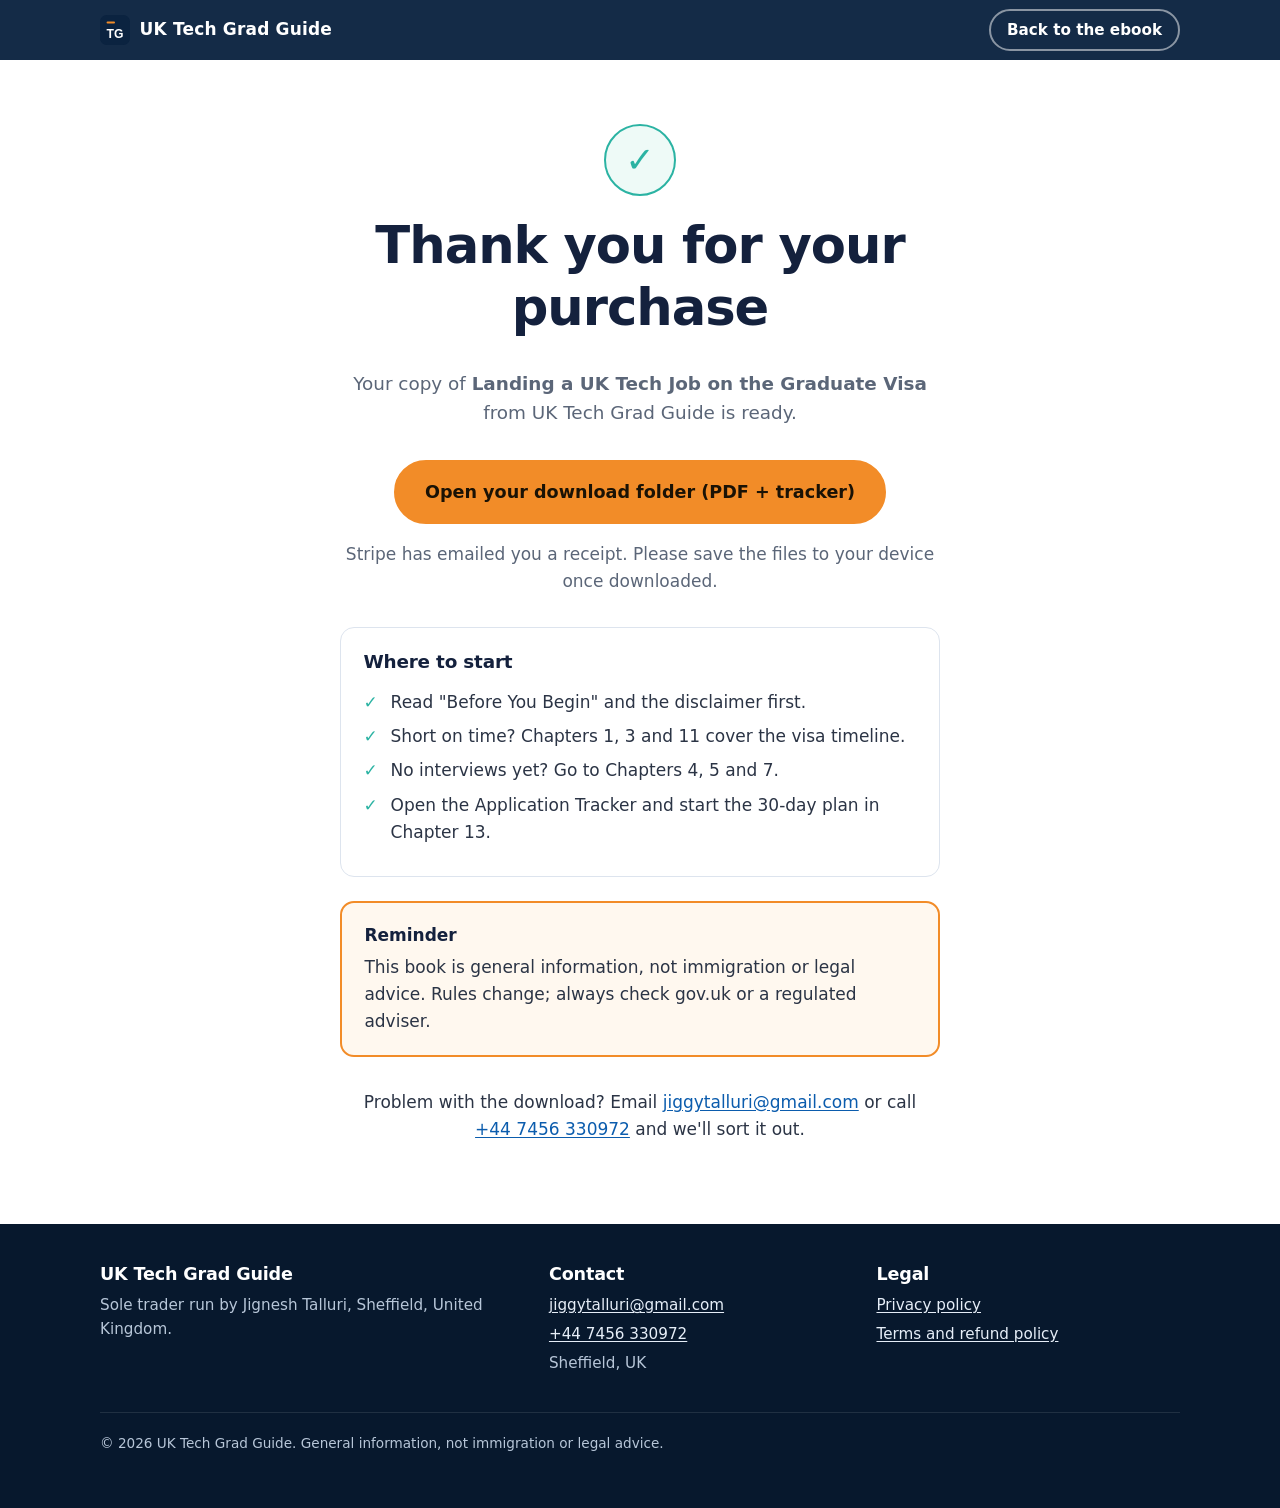
<file: thanks.html>
<!DOCTYPE html>
<html lang="en-GB">
<head>
<meta charset="utf-8">
<meta name="viewport" content="width=device-width, initial-scale=1">
<title>Thank you | UK Tech Grad Guide</title>
<meta name="description" content="Thank you for your purchase from UK Tech Grad Guide.">
<meta name="theme-color" content="#0b2340">
<meta name="robots" content="noindex, nofollow">
<link rel="icon" href="assets/favicon.svg" type="image/svg+xml">
<link rel="stylesheet" href="assets/style.css">
</head>
<body>
<a class="skip" href="#main">Skip to content</a>
<header class="site-header">
  <div class="wrap">
    <a class="brand" href="index.html" aria-label="UK Tech Grad Guide, home">
      <img src="assets/favicon.svg" alt="" width="30" height="30">
      <span>UK Tech Grad Guide</span>
    </a>
    <a class="btn btn-sm btn-ghost" href="index.html">Back to the ebook</a>
  </div>
</header>
<main id="main" class="thanks">
  <div class="wrap">
    <div class="tick" aria-hidden="true">✓</div>
    <h1>Thank you for your purchase</h1>
    <p class="lead center">Your copy of <strong>Landing a UK Tech Job on the Graduate Visa</strong> from UK Tech Grad Guide is ready.</p>
    <p class="mt-2"><a class="btn btn-lg" href="https://drive.google.com/drive/folders/1dy8LKCGw-anS_4bHs7PSzF8Qs1NXwYgs?usp=sharing">Open your download folder (PDF + tracker)</a></p>
    <p class="muted">Stripe has emailed you a receipt. Please save the files to your device once downloaded.</p>
    <div class="card">
      <h2 class="h-sm">Where to start</h2>
      <ul class="checks">
        <li>Read "Before You Begin" and the disclaimer first.</li>
        <li>Short on time? Chapters 1, 3 and 11 cover the visa timeline.</li>
        <li>No interviews yet? Go to Chapters 4, 5 and 7.</li>
        <li>Open the Application Tracker and start the 30-day plan in Chapter 13.</li>
      </ul>
    </div>
    <div class="disclaimer mt-15 left">
      <strong>Reminder</strong>
      <p>This book is general information, not immigration or legal advice. Rules change; always check gov.uk or a regulated adviser.</p>
    </div>
    <p>Problem with the download? Email <a href="mailto:jiggytalluri@gmail.com">jiggytalluri@gmail.com</a> or call <a href="tel:+447456330972">+44&nbsp;7456&nbsp;330972</a> and we'll sort it out.</p>
  </div>
</main>
<footer class="site-footer">
  <div class="wrap">
    <div class="foot-grid">
      <div>
        <h2>UK Tech Grad Guide</h2>
        <p>Sole trader run by Jignesh Talluri, Sheffield, United Kingdom.</p>
      </div>
      <div>
        <h2>Contact</h2>
        <ul>
          <li><a href="mailto:jiggytalluri@gmail.com">jiggytalluri@gmail.com</a></li>
          <li><a href="tel:+447456330972">+44&nbsp;7456&nbsp;330972</a></li>
          <li>Sheffield, UK</li>
        </ul>
      </div>
      <div>
        <h2>Legal</h2>
        <ul>
          <li><a href="privacy.html">Privacy policy</a></li>
          <li><a href="terms.html">Terms and refund policy</a></li>
        </ul>
      </div>
    </div>
    <p class="copyright">© 2026 UK Tech Grad Guide. General information, not immigration or legal advice.</p>
  </div>
</footer>
</body>
</html>
</file>
<file: assets/style.css>
:root{
  --navy:#0b2340;--navy-2:#0f2f55;--ink:#14213d;--text:#2b3445;--muted:#5b6678;
  --bg:#ffffff;--soft:#f4f7fb;--line:#dde4ee;--accent:#f28c28;--accent-dk:#c86a0e;
  --teal:#2bb3a3;--radius:14px;--maxw:1120px;
  --font:system-ui,-apple-system,"Segoe UI",Roboto,"Inter","Helvetica Neue",Arial,sans-serif;
}
*,*::before,*::after{box-sizing:border-box}
html{scroll-behavior:smooth;-webkit-text-size-adjust:100%}
@media (prefers-reduced-motion:reduce){html{scroll-behavior:auto}*{transition:none!important}}
body{margin:0;font-family:var(--font);color:var(--text);background:var(--bg);line-height:1.6;font-size:1.0625rem}
img{max-width:100%;height:auto;display:block}
a{color:#0b5cad;text-underline-offset:2px}
a:hover{color:#063f78}
:focus-visible{outline:3px solid var(--accent);outline-offset:3px;border-radius:4px}
h1,h2,h3{color:var(--ink);line-height:1.2;margin:0 0 .6em}
h1{font-size:clamp(2rem,5.5vw,3.2rem);letter-spacing:-.02em}
h2{font-size:clamp(1.6rem,3.6vw,2.2rem);letter-spacing:-.01em}
h3{font-size:1.15rem}
p{margin:0 0 1em}
.wrap{max-width:var(--maxw);margin:0 auto;padding:0 1.25rem}
.skip{position:absolute;left:-999px;top:0;background:#fff;padding:.6rem 1rem;z-index:100}
.skip:focus{left:1rem;top:1rem}
.visually-hidden{position:absolute!important;width:1px;height:1px;overflow:hidden;clip:rect(0 0 0 0);white-space:nowrap}

/* header */
.site-header{position:sticky;top:0;z-index:50;background:rgba(11,35,64,.96);backdrop-filter:saturate(1.4) blur(6px);color:#fff}
.site-header .wrap{display:flex;align-items:center;justify-content:space-between;gap:1rem;min-height:60px}
.brand{display:flex;align-items:center;gap:.6rem;color:#fff;text-decoration:none;font-weight:800;letter-spacing:.01em}
.brand:hover{color:#fff}
.brand img{width:30px;height:30px}
.nav{display:none;gap:1.4rem}
.nav a{color:#d6e2f0;text-decoration:none;font-size:.95rem}
.nav a:hover{color:#fff}
@media (min-width:860px){.nav{display:flex}}

/* buttons */
.btn{display:inline-flex;align-items:center;justify-content:center;gap:.5rem;background:var(--accent);color:#1a1205;font-weight:800;text-decoration:none;padding:.85rem 1.4rem;border-radius:999px;border:2px solid var(--accent);transition:transform .15s,background .15s;min-height:48px}
.btn:hover{background:#ff9d3d;color:#1a1205;transform:translateY(-1px)}
.btn-sm{padding:.45rem 1rem;min-height:40px;font-size:.95rem}
.btn-ghost{background:transparent;color:#fff;border-color:rgba(255,255,255,.5)}
.btn-ghost:hover{background:rgba(255,255,255,.1);color:#fff}
.btn-lg{font-size:1.1rem;padding:1rem 1.8rem}

/* hero */
.hero{background:radial-gradient(1200px 500px at 80% 10%,#1d4a7a 0%,transparent 60%),linear-gradient(180deg,var(--navy) 0%,#07182d 100%);color:#e6eef8;padding:3rem 0 3.5rem;overflow:hidden}
.hero-grid{display:grid;gap:2.5rem;align-items:center}
@media (min-width:900px){.hero-grid{grid-template-columns:1.15fr .85fr}.hero{padding:4.5rem 0 5rem}}
.eyebrow{display:inline-block;font-size:.8rem;font-weight:800;letter-spacing:.14em;text-transform:uppercase;color:#8fe0d5;margin-bottom:1rem}
.hero h1{color:#fff}
.hero .sub{font-size:1.15rem;color:#c9d7e8;max-width:40rem}
.hero .brandline{font-weight:700;color:#fff}
.price{display:flex;align-items:baseline;gap:.75rem;flex-wrap:wrap;margin:1.5rem 0 1.2rem}
.price .now{font-size:2.4rem;font-weight:900;color:#fff}
.price .was{font-size:1.2rem;color:#9fb1c7}
.price .tag{font-size:.8rem;font-weight:800;text-transform:uppercase;letter-spacing:.08em;background:rgba(43,179,163,.18);color:#8fe0d5;border:1px solid rgba(143,224,213,.35);padding:.2rem .6rem;border-radius:999px}
.cta-row{display:flex;flex-wrap:wrap;gap:.8rem;align-items:center}
.fine{font-size:.9rem;color:#a9bbd0;margin-top:1rem}
.hero-facts{list-style:none;padding:0;margin:1.6rem 0 0;display:flex;flex-wrap:wrap;gap:.5rem 1.2rem;font-size:.95rem;color:#c9d7e8}
.hero-facts li::before{content:"✓";color:var(--teal);font-weight:900;margin-right:.4rem}
.cover{position:relative;max-width:360px;margin:0 auto;perspective:1200px}
.cover picture,.cover img{border-radius:6px 12px 12px 6px}
.cover img{box-shadow:0 30px 60px rgba(0,0,0,.5),0 0 0 1px rgba(255,255,255,.06);transform:rotateY(-8deg);transform-origin:left center}
.cover::before{content:"";position:absolute;left:0;top:0;bottom:0;width:10px;background:linear-gradient(90deg,rgba(0,0,0,.35),transparent);z-index:2;border-radius:6px 0 0 6px}

/* sections */
section{padding:4rem 0}
.section-soft{background:var(--soft)}
.lead{font-size:1.15rem;color:var(--muted);max-width:46rem}
.grid{display:grid;gap:1.2rem}
@media (min-width:700px){.grid-2{grid-template-columns:repeat(2,1fr)}.grid-3{grid-template-columns:repeat(3,1fr)}}
.card{background:#fff;border:1px solid var(--line);border-radius:var(--radius);padding:1.4rem}
.card h3{margin-bottom:.4rem}
.card p{margin:0;color:var(--muted)}
.icon{width:44px;height:44px;border-radius:12px;display:grid;place-items:center;background:#fff3e6;color:var(--accent-dk);font-size:1.3rem;margin-bottom:.8rem}
.notfor{margin-top:1.5rem;padding:1rem 1.2rem;border-left:4px solid var(--line);color:var(--muted);background:#fff;border-radius:0 10px 10px 0}

/* chapters */
.chapters{list-style:none;padding:0;margin:2rem 0 0;display:grid;gap:.8rem;counter-reset:ch}
@media (min-width:800px){.chapters{grid-template-columns:repeat(2,1fr)}}
.chapters li{display:flex;gap:1rem;background:#fff;border:1px solid var(--line);border-radius:12px;padding:1rem 1.1rem}
.chapters .num{flex:0 0 auto;width:2.4rem;height:2.4rem;border-radius:10px;background:var(--navy);color:#fff;display:grid;place-items:center;font-weight:800}
.chapters h3{font-size:1.02rem;margin:0 0 .2rem}
.chapters p{margin:0;font-size:.95rem;color:var(--muted)}

/* what you get */
.get{display:grid;gap:1.2rem}
@media (min-width:800px){.get{grid-template-columns:1fr 1fr}}
.get .card{padding:1.6rem}
.checks{list-style:none;padding:0;margin:1rem 0 0}
.checks li{padding-left:1.7rem;position:relative;margin:.45rem 0}
.checks li::before{content:"✓";position:absolute;left:0;color:var(--teal);font-weight:900}
.stats{display:grid;grid-template-columns:repeat(2,1fr);gap:.8rem;margin-top:1.5rem}
@media (min-width:700px){.stats{grid-template-columns:repeat(4,1fr)}}
.stat{background:var(--navy);color:#fff;border-radius:12px;padding:1rem;text-align:center}
.stat b{display:block;font-size:1.7rem;line-height:1.1}
.stat span{font-size:.85rem;color:#c3d2e4}

/* sample */
.sample{background:#fff;border:1px solid var(--line);border-radius:var(--radius);padding:1.5rem;max-width:52rem;margin:1.5rem auto 0;box-shadow:0 10px 30px rgba(20,33,61,.06)}
@media (min-width:700px){.sample{padding:2.2rem 2.6rem}}
.sample .chap{font-size:.8rem;font-weight:800;letter-spacing:.12em;text-transform:uppercase;color:var(--accent-dk)}
.sample h3{font-size:1.3rem;margin-top:.3rem}
.sample h4{margin:1.6rem 0 .5rem;color:var(--ink);font-size:1.05rem}
.ba{display:grid;gap:.8rem}
@media (min-width:700px){.ba{grid-template-columns:1fr 1fr}}
.ba blockquote{margin:0;padding:1rem 1.1rem;border-radius:10px;font-size:.97rem}
.ba .before{background:#fdf0f0;border-left:4px solid #d9534f}
.ba .after{background:#eefaf7;border-left:4px solid var(--teal)}
.ba .lbl{display:block;font-size:.75rem;font-weight:800;letter-spacing:.1em;text-transform:uppercase;margin-bottom:.35rem;color:var(--muted)}
.callout{background:#fff8ef;border:1px solid #f6d3ab;border-radius:10px;padding:1rem 1.1rem;margin:1.2rem 0}
.callout strong{color:var(--ink)}
.prompt{background:#0f1d33;color:#dce7f5;border-radius:10px;padding:1rem 1.1rem;font-family:ui-monospace,SFMono-Regular,Menlo,Consolas,monospace;font-size:.9rem;white-space:pre-wrap;overflow-wrap:anywhere}
.sample-end{text-align:center;margin-top:1.8rem;color:var(--muted)}

/* buy band */
.buy-band{background:linear-gradient(135deg,var(--navy) 0%,var(--navy-2) 100%);color:#e6eef8;text-align:center}
.buy-band h2{color:#fff}
.buy-band .price{justify-content:center}
.buy-band .fine{color:#b6c6d9}

/* disclaimer */
.disclaimer{background:#fff8ef;border:2px solid var(--accent);border-radius:var(--radius);padding:1.2rem 1.4rem;margin:0 0 2rem}
.disclaimer p{margin:.3rem 0 0}
.disclaimer strong{color:var(--ink)}

/* faq */
.faq{max-width:52rem}
.faq details{border:1px solid var(--line);border-radius:12px;background:#fff;margin:.7rem 0}
.faq summary{cursor:pointer;padding:1rem 1.2rem;font-weight:700;color:var(--ink);list-style:none;display:flex;justify-content:space-between;gap:1rem}
.faq summary::-webkit-details-marker{display:none}
.faq summary::after{content:"+";font-size:1.4rem;line-height:1;color:var(--accent-dk)}
.faq details[open] summary::after{content:"–"}
.faq .ans{padding:0 1.2rem 1.1rem;color:var(--text)}
.faq .ans p:last-child{margin:0}

/* contact */
.contact-grid{display:grid;gap:1rem}
@media (min-width:700px){.contact-grid{grid-template-columns:repeat(3,1fr)}}
.contact-grid .card a{font-weight:700;word-break:break-word}

/* footer */
.site-footer{background:#07182d;color:#b7c6d8;padding:2.5rem 0;font-size:.95rem}
.site-footer a{color:#e6eef8}
.foot-grid{display:grid;gap:1.5rem}
@media (min-width:800px){.foot-grid{grid-template-columns:1.4fr 1fr 1fr}}
.site-footer h2{font-size:1.1rem;color:#fff;margin-bottom:.5rem}
.site-footer ul{list-style:none;padding:0;margin:0}
.site-footer li{margin:.3rem 0}
.copyright{border-top:1px solid rgba(255,255,255,.1);margin-top:2rem;padding-top:1.2rem;font-size:.85rem}

/* sticky mobile buy */
.mobile-buy{position:fixed;left:0;right:0;bottom:0;z-index:40;background:rgba(7,24,45,.97);padding:.6rem 1rem calc(.6rem + env(safe-area-inset-bottom));display:flex;align-items:center;justify-content:space-between;gap:1rem;color:#fff;transform:translateY(110%);transition:transform .25s}
.mobile-buy.show{transform:none}
.mobile-buy .p{font-weight:800}
.mobile-buy .p s{color:#9fb1c7;font-weight:400;margin-left:.3rem;font-size:.9rem}
@media (min-width:860px){.mobile-buy{display:none}}

/* legal pages */
.legal{padding:3rem 0 4rem}
.legal .wrap{max-width:48rem}
.legal h1{font-size:clamp(1.8rem,4vw,2.4rem)}
.legal h2{font-size:1.3rem;margin-top:2rem}
.legal .updated{color:var(--muted)}
.thanks{padding:4rem 0;text-align:center}
.thanks .wrap{max-width:40rem}
.thanks .tick{width:72px;height:72px;border-radius:50%;background:#eefaf7;color:var(--teal);display:grid;place-items:center;font-size:2.2rem;margin:0 auto 1.2rem;border:2px solid var(--teal)}
.thanks .card{text-align:left;margin-top:2rem}
.mt-1{margin-top:1rem}.mt-15{margin-top:1.5rem}.mt-2{margin-top:2rem}
.muted{color:var(--muted)}.center{margin-left:auto;margin-right:auto}.left{text-align:left}
.h-sm{font-size:1.15rem}
ul.stats{list-style:none;padding:0}
</file>
